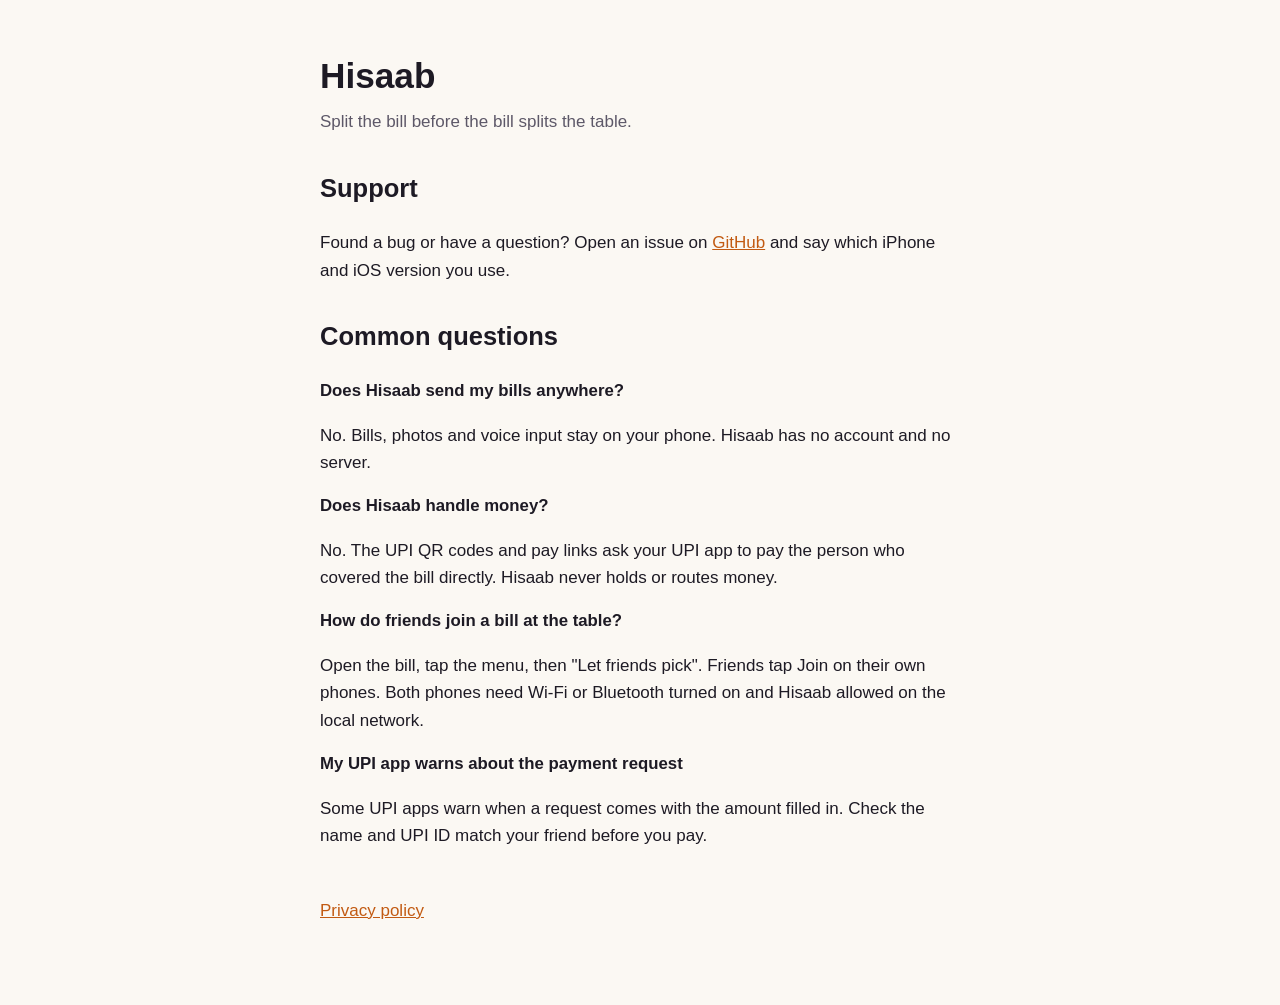
<file: index.html>
<!doctype html>
<html lang="en-GB">
<head>
  <meta charset="utf-8">
  <meta name="viewport" content="width=device-width, initial-scale=1">
  <title>Hisaab support</title>
  <link rel="stylesheet" href="style.css">
</head>
<body>
  <main>
    <h1>Hisaab</h1>
    <p class="lead">Split the bill before the bill splits the table.</p>

    <h2>Support</h2>
    <p>Found a bug or have a question? Open an issue on
      <a href="https://github.com/asahasrabuddhe/hisaab-site/issues">GitHub</a>
      and say which iPhone and iOS version you use.</p>

    <h2>Common questions</h2>

    <h3>Does Hisaab send my bills anywhere?</h3>
    <p>No. Bills, photos and voice input stay on your phone. Hisaab has no account and no server.</p>

    <h3>Does Hisaab handle money?</h3>
    <p>No. The UPI QR codes and pay links ask your UPI app to pay the person who covered the bill directly. Hisaab never holds or routes money.</p>

    <h3>How do friends join a bill at the table?</h3>
    <p>Open the bill, tap the menu, then "Let friends pick". Friends tap Join on their own phones. Both phones need Wi-Fi or Bluetooth turned on and Hisaab allowed on the local network.</p>

    <h3>My UPI app warns about the payment request</h3>
    <p>Some UPI apps warn when a request comes with the amount filled in. Check the name and UPI ID match your friend before you pay.</p>

    <p class="foot"><a href="privacy.html">Privacy policy</a></p>
  </main>
</body>
</html>
</file>
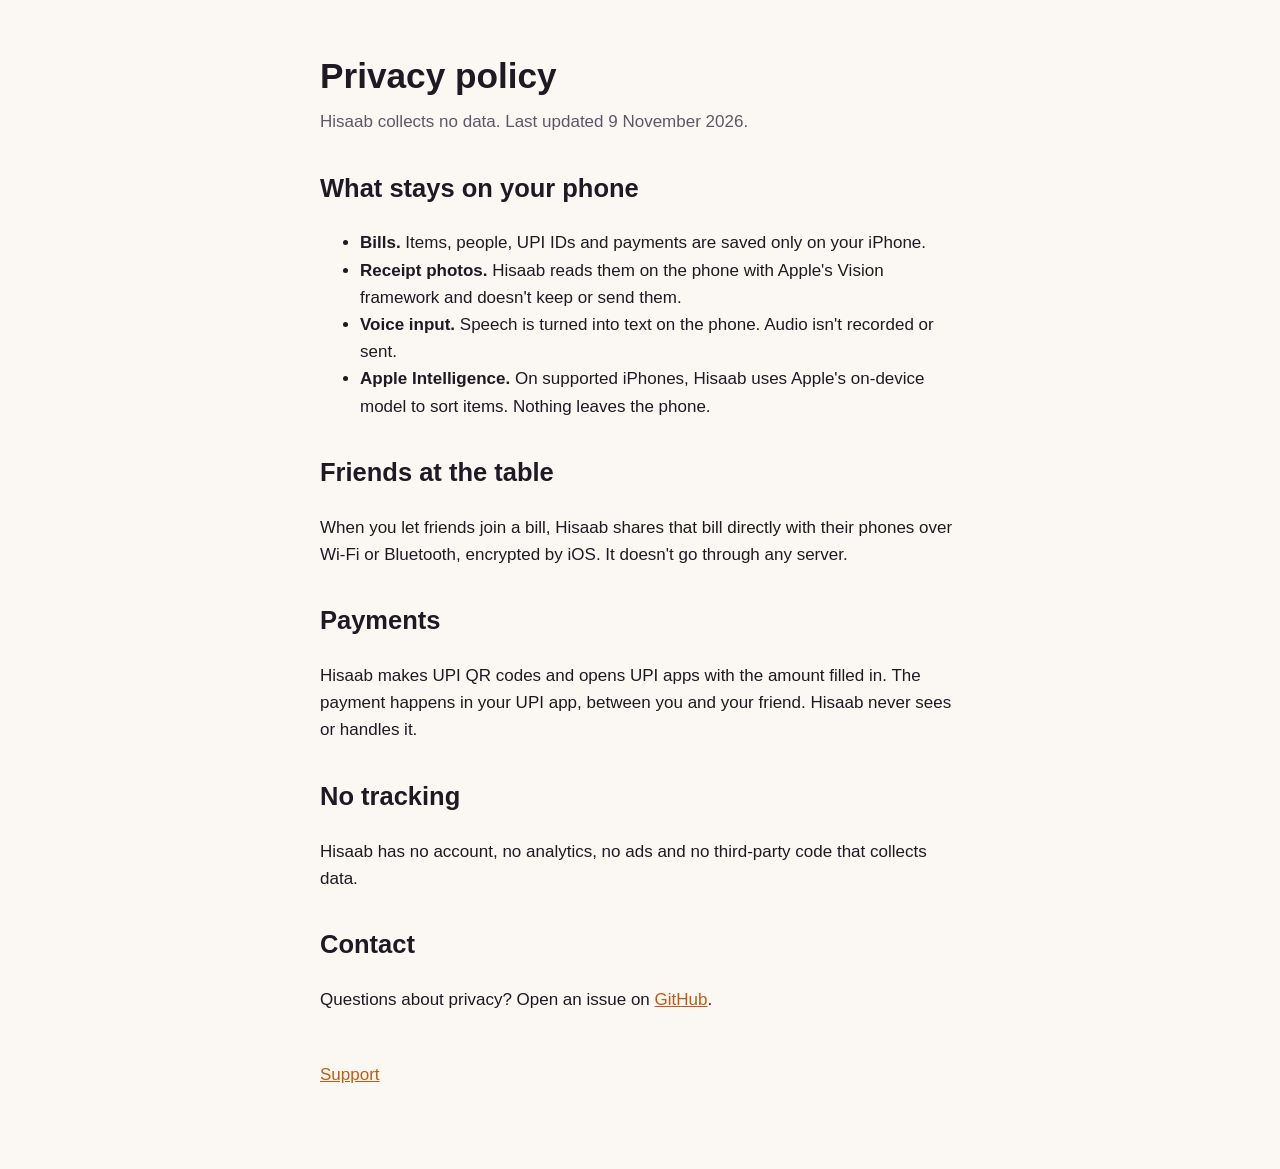
<file: privacy.html>
<!doctype html>
<html lang="en-GB">
<head>
  <meta charset="utf-8">
  <meta name="viewport" content="width=device-width, initial-scale=1">
  <title>Hisaab privacy policy</title>
  <link rel="stylesheet" href="style.css">
</head>
<body>
  <main>
    <h1>Privacy policy</h1>
    <p class="lead">Hisaab collects no data. Last updated 9 November 2026.</p>

    <h2>What stays on your phone</h2>
    <ul>
      <li><strong>Bills.</strong> Items, people, UPI IDs and payments are saved only on your iPhone.</li>
      <li><strong>Receipt photos.</strong> Hisaab reads them on the phone with Apple's Vision framework and doesn't keep or send them.</li>
      <li><strong>Voice input.</strong> Speech is turned into text on the phone. Audio isn't recorded or sent.</li>
      <li><strong>Apple Intelligence.</strong> On supported iPhones, Hisaab uses Apple's on-device model to sort items. Nothing leaves the phone.</li>
    </ul>

    <h2>Friends at the table</h2>
    <p>When you let friends join a bill, Hisaab shares that bill directly with their phones over Wi-Fi or Bluetooth, encrypted by iOS. It doesn't go through any server.</p>

    <h2>Payments</h2>
    <p>Hisaab makes UPI QR codes and opens UPI apps with the amount filled in. The payment happens in your UPI app, between you and your friend. Hisaab never sees or handles it.</p>

    <h2>No tracking</h2>
    <p>Hisaab has no account, no analytics, no ads and no third-party code that collects data.</p>

    <h2>Contact</h2>
    <p>Questions about privacy? Open an issue on
      <a href="https://github.com/asahasrabuddhe/hisaab-site/issues">GitHub</a>.</p>

    <p class="foot"><a href="index.html">Support</a></p>
  </main>
</body>
</html>
</file>
<file: style.css>
:root {
  --bg: #fbf8f3;
  --text: #1d1a24;
  --muted: #5d5868;
  --accent: #c25a12;
}

@media (prefers-color-scheme: dark) {
  :root {
    --bg: #14111b;
    --text: #f1eef6;
    --muted: #aaa4b6;
    --accent: #ff9f43;
  }
}

body {
  margin: 0;
  background: var(--bg);
  color: var(--text);
  font: 17px/1.6 -apple-system, BlinkMacSystemFont, "Segoe UI", sans-serif;
}

main {
  max-width: 640px;
  margin: 0 auto;
  padding: 48px 16px 64px;
}

h1 { font-size: 2.2rem; margin: 0 0 4px; }
h2 { margin-top: 2rem; }
h3 { font-size: 1.05rem; margin-bottom: 0.2rem; }
.lead { color: var(--muted); margin-top: 0; }
.foot { margin-top: 3rem; }
a { color: var(--accent); }
</file>
